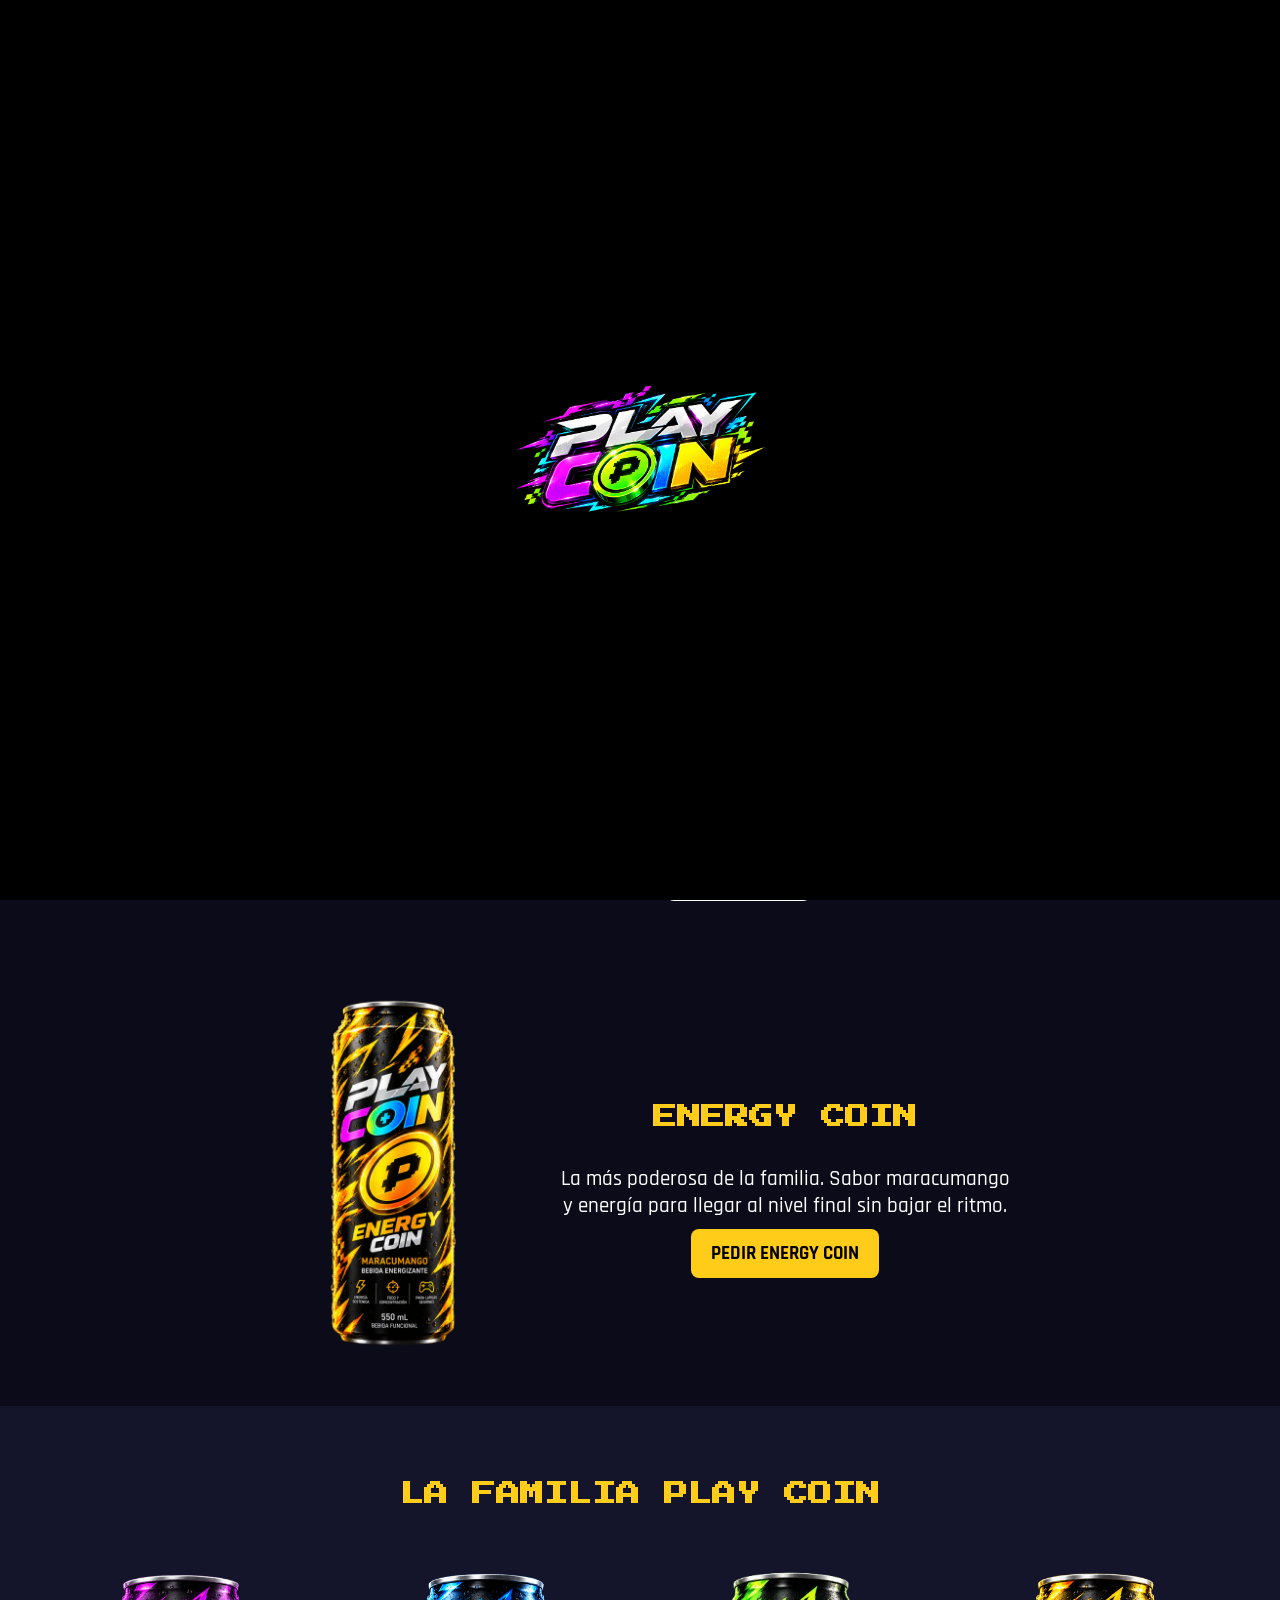
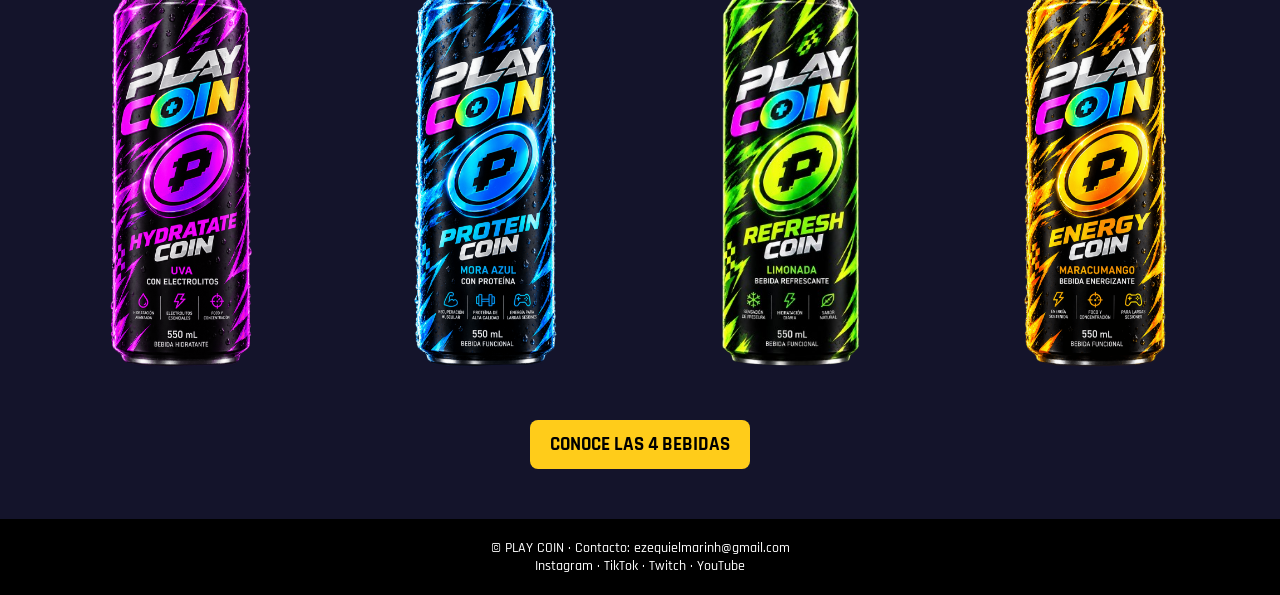
<file: index.html>
<!DOCTYPE html>
<html lang="es">
<head>
  <meta charset="UTF-8">
  <meta name="viewport" content="width=device-width, initial-scale=1">
  <title>PLAY COIN — Inicio</title>
  <link href="https://fonts.googleapis.com/css2?family=Press+Start+2P&family=Rajdhani:wght@500;700&display=swap" rel="stylesheet">
  <link rel="stylesheet" href="css/styles.css">
</head>
<body>

  <div id="intro" class="intro">
    <img src="documentos/img/logo-playcoin.png" alt="PLAY COIN">
  </div>

  <nav class="menu">
    <a href="index.html"><img class="logo" src="documentos/img/logo-playcoin.png" alt="PLAY COIN"></a>
    <ul class="lista">
      <li><a href="index.html" class="activo">Inicio</a></li>
      <li><a href="producto.html">Producto</a></li>
      <li><a href="porque.html">¿Por qué elegirlo?</a></li>
      <li><a href="nosotros.html">Nuestra empresa</a></li>
      <li><a href="experiencia.html">Experiencia</a></li>
      <li><a href="comprar.html">Comprar</a></li>
    </ul>
    <a href="playcoins.html" class="saldo-menu" title="Tus PlayCoins">
      <img src="documentos/img/coin.png" alt="PlayCoin">
      <span class="saldo-numero">0</span>
    </a>
  </nav>

  <header class="banner">
    <video autoplay muted loop playsinline poster="documentos/img/banner.png">
      <source src="documentos/video/bannervideo.mp4" type="video/mp4">
    </video>
  </header>

  <section class="frase">
    <h1>TU JUEGO. TU BEBIDA. <span class="dorado">TUS COINS.</span></h1>
    <p>La bebida para gamers que te da energía y te premia en cada lata.</p>
    <a class="boton" href="comprar.html">COMPRAR AHORA</a>
    <a class="boton boton2" href="producto.html">VER BEBIDAS</a>
  </section>

  <section class="protagonista">
    <img src="documentos/img/lata-energy.png" alt="Lata ENERGY COIN">
    <div>
      <h2>ENERGY COIN</h2>
      <p>La más poderosa de la familia. Sabor maracumango y energía para llegar al nivel final sin bajar el ritmo.</p>
      <a class="boton" href="comprar.html?producto=energy">PEDIR ENERGY COIN</a>
    </div>
  </section>

  <section class="fondo2">
    <h2>LA FAMILIA PLAY COIN</h2>
    <div class="grid4">
      <img class="foto" src="documentos/img/lata-hydratate.png" alt="Lata HYDRATATE COIN">
      <img class="foto" src="documentos/img/lata-protein.png" alt="Lata PROTEIN COIN">
      <img class="foto" src="documentos/img/lata-refresh.png" alt="Lata REFRESH COIN">
      <img class="foto" src="documentos/img/lata-energy.png" alt="Lata ENERGY COIN">
    </div>
    <a class="boton" href="producto.html">CONOCE LAS 4 BEBIDAS</a>
  </section>

  <footer>
    <p>© PLAY COIN · Contacto: ezequielmarinh@gmail.com</p>
    <p>Instagram · TikTok · Twitch · YouTube</p>
  </footer>

  <script src="js/main.js"></script>
</body>
</html>
</file>
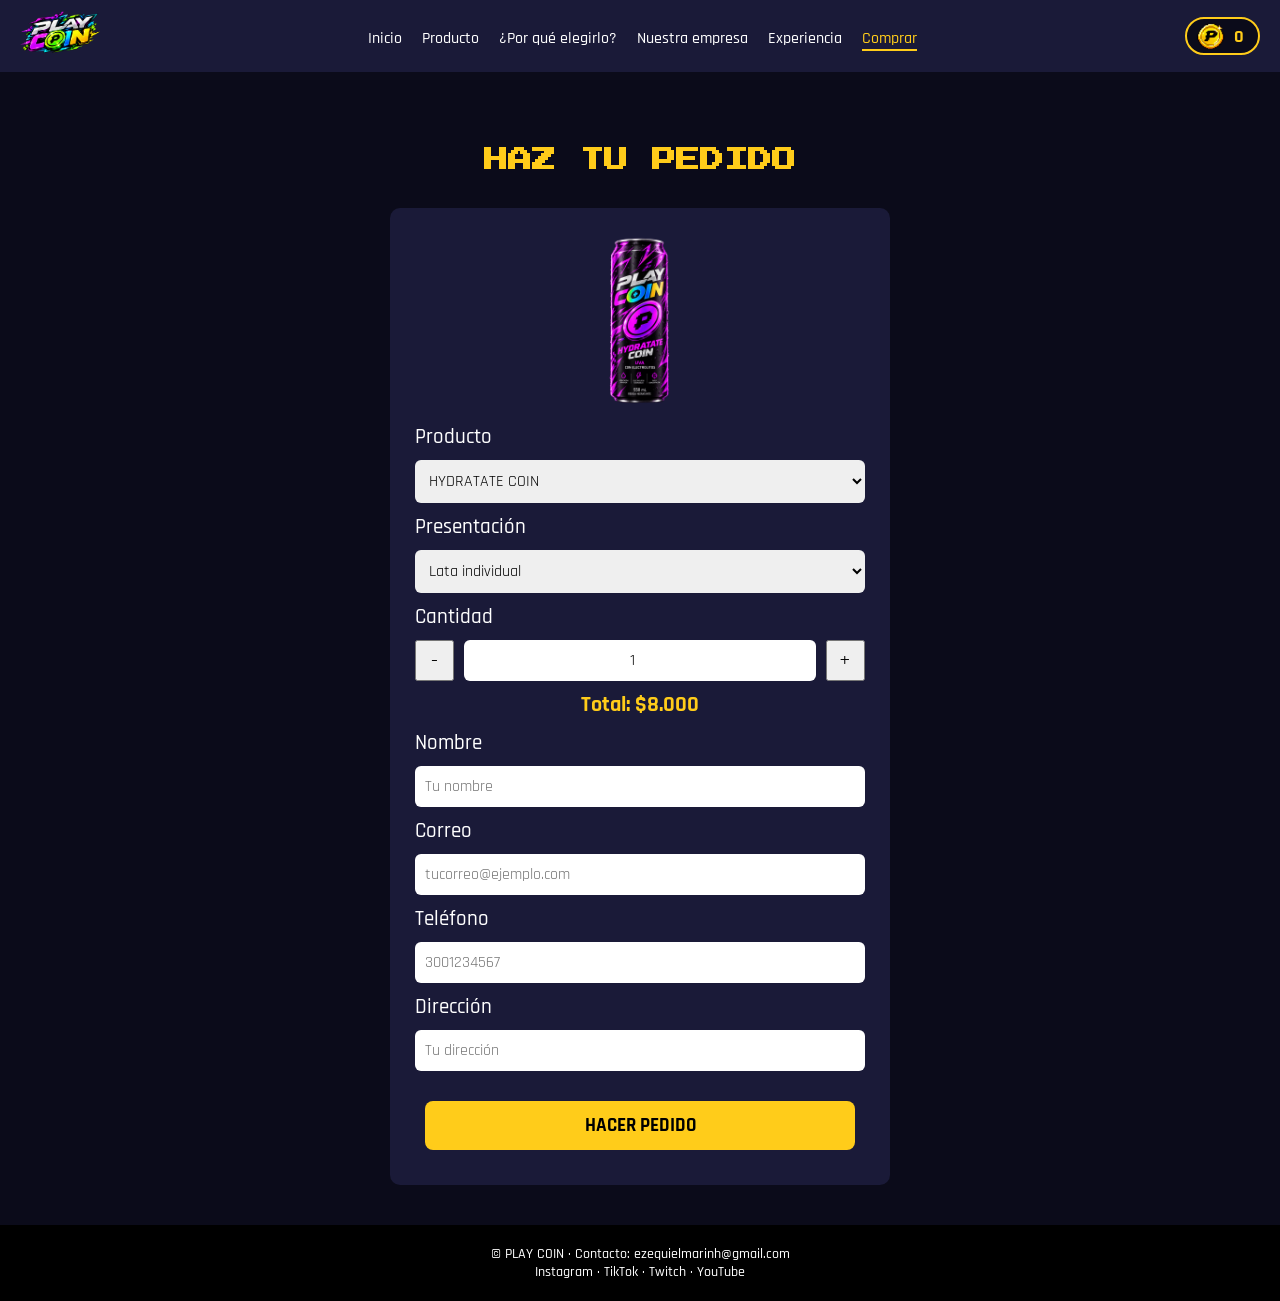
<file: comprar.html>
<!DOCTYPE html>
<html lang="es">
<head>
  <meta charset="UTF-8">
  <meta name="viewport" content="width=device-width, initial-scale=1">
  <title>PLAY COIN — Comprar</title>
  <link href="https://fonts.googleapis.com/css2?family=Press+Start+2P&family=Rajdhani:wght@500;700&display=swap" rel="stylesheet">
  <link rel="stylesheet" href="css/styles.css">
</head>
<body>

  <nav class="menu">
    <a href="index.html"><img class="logo" src="documentos/img/logo-playcoin.png" alt="PLAY COIN"></a>
    <ul class="lista">
      <li><a href="index.html">Inicio</a></li>
      <li><a href="producto.html">Producto</a></li>
      <li><a href="porque.html">¿Por qué elegirlo?</a></li>
      <li><a href="nosotros.html">Nuestra empresa</a></li>
      <li><a href="experiencia.html">Experiencia</a></li>
      <li><a href="comprar.html" class="activo">Comprar</a></li>
    </ul>
    <a href="playcoins.html" class="saldo-menu" title="Tus PlayCoins">
      <img src="documentos/img/coin.png" alt="PlayCoin">
      <span class="saldo-numero">0</span>
    </a>
  </nav>

  <section>
    <h2>HAZ TU PEDIDO</h2>
    <form id="formulario" class="formulario">

      <img id="foto-pedido" class="foto-pedido" src="documentos/img/lata-hydratate.png" alt="Producto elegido">

      <label>Producto</label>
      <select id="producto-select">
        <option value="hydratate">HYDRATATE COIN</option>
        <option value="protein">PROTEIN COIN</option>
        <option value="refresh">REFRESH COIN</option>
        <option value="energy">ENERGY COIN</option>
      </select>

      <label>Presentación</label>
      <select id="presentacion">
        <option value="1">Lata individual</option>
        <option value="6">Pack x6 (descuento)</option>
      </select>

      <label>Cantidad</label>
      <div class="cantidad">
        <button type="button" id="menos">-</button>
        <input type="number" id="cantidad" value="1" min="1" max="99">
        <button type="button" id="mas">+</button>
      </div>

      <p class="total">Total: <span id="total">$8.000</span></p>

      <label>Nombre</label>
      <input type="text" id="nombre" placeholder="Tu nombre">

      <label>Correo</label>
      <input type="text" id="correo" placeholder="tucorreo@ejemplo.com">

      <label>Teléfono</label>
      <input type="text" id="telefono" placeholder="3001234567">

      <label>Dirección</label>
      <input type="text" id="direccion" placeholder="Tu dirección">

      <p id="errores" class="error"></p>
      <button type="submit" class="boton">HACER PEDIDO</button>
    </form>

    <div id="resumen" class="resumen"></div>
  </section>

  <footer>
    <p>© PLAY COIN · Contacto: ezequielmarinh@gmail.com</p>
    <p>Instagram · TikTok · Twitch · YouTube</p>
  </footer>

  <script src="js/main.js"></script>
</body>
</html>
</file>
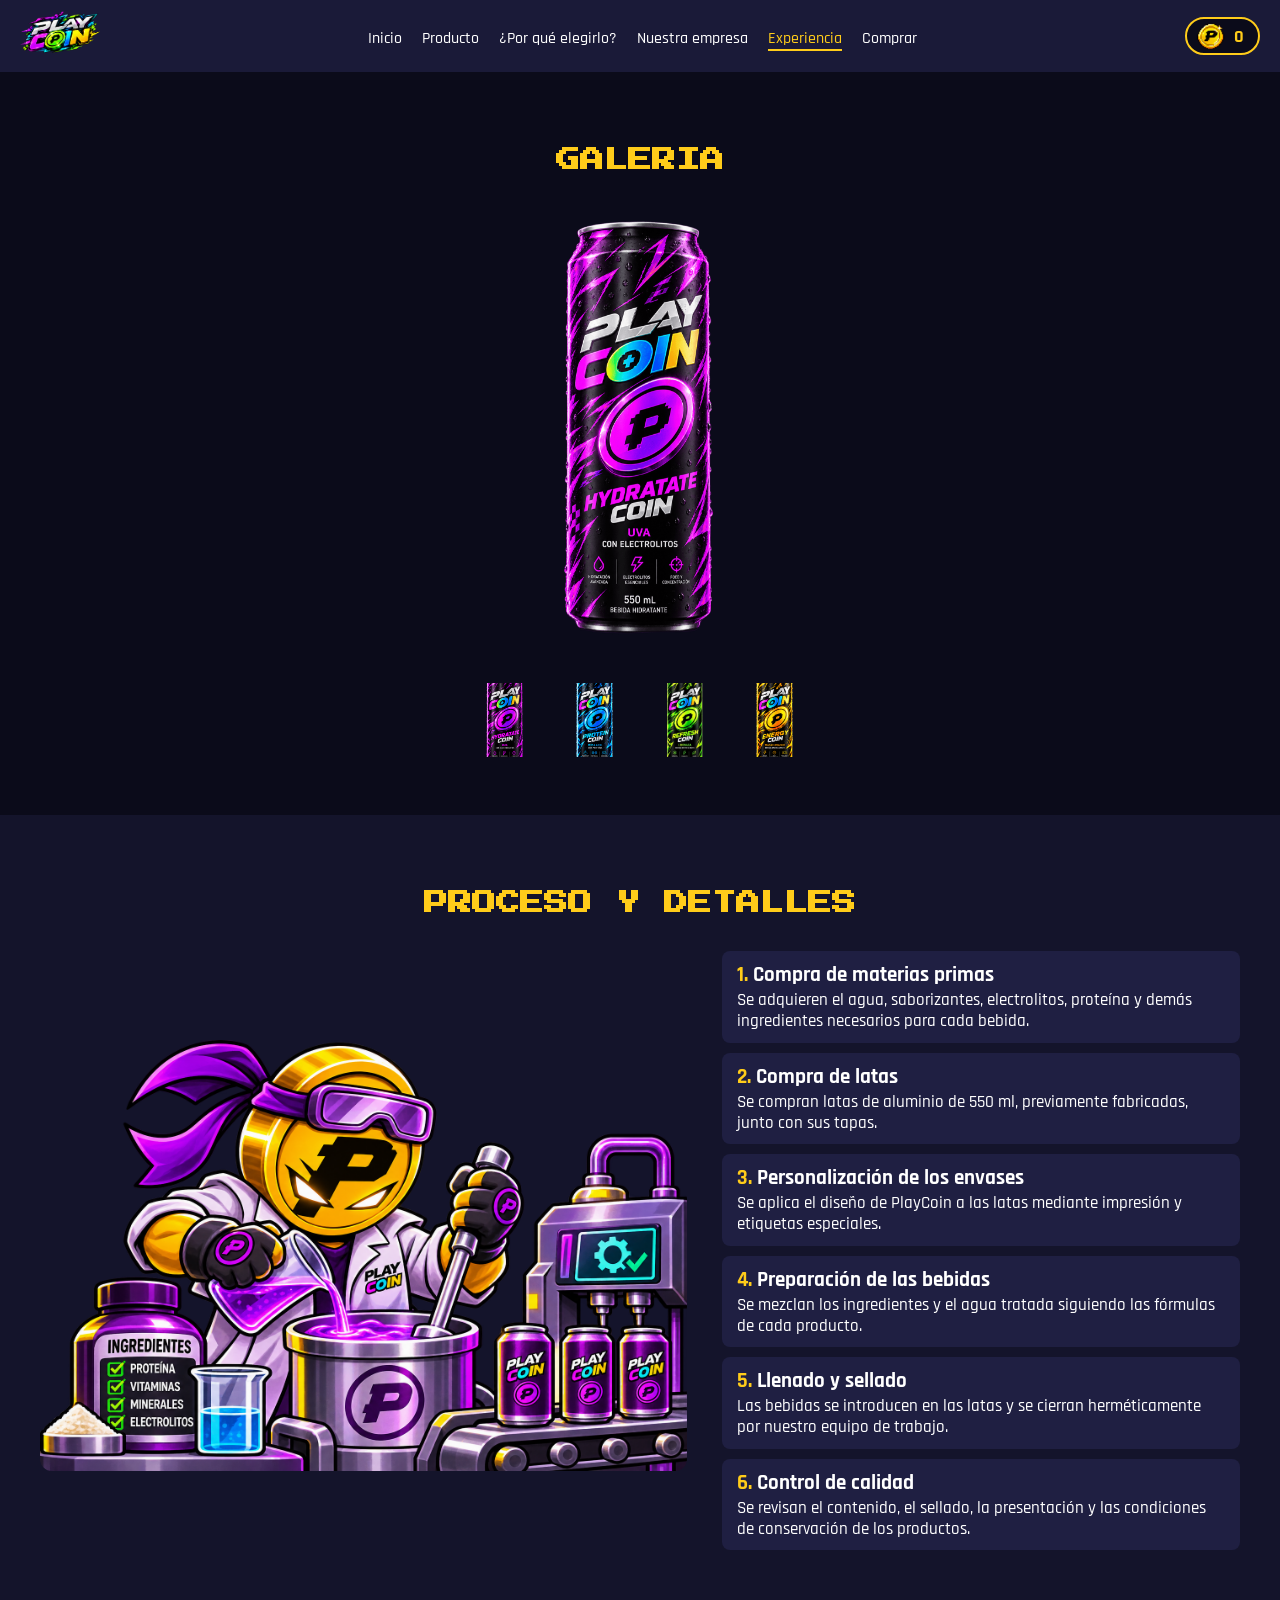
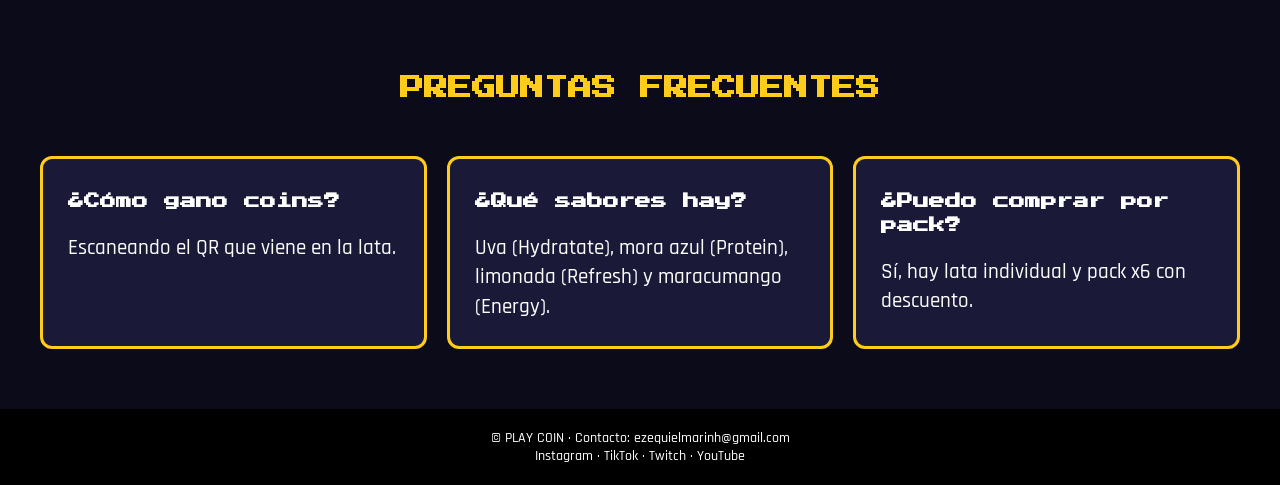
<file: experiencia.html>
<!DOCTYPE html>
<html lang="es">
<head>
  <meta charset="UTF-8">
  <meta name="viewport" content="width=device-width, initial-scale=1">
  <title>PLAY COIN — Experiencia</title>
  <link href="https://fonts.googleapis.com/css2?family=Press+Start+2P&family=Rajdhani:wght@500;700&display=swap" rel="stylesheet">
  <link rel="stylesheet" href="css/styles.css">
</head>
<body>

  <nav class="menu">
    <a href="index.html"><img class="logo" src="documentos/img/logo-playcoin.png" alt="PLAY COIN"></a>
    <ul class="lista">
      <li><a href="index.html">Inicio</a></li>
      <li><a href="producto.html">Producto</a></li>
      <li><a href="porque.html">¿Por qué elegirlo?</a></li>
      <li><a href="nosotros.html">Nuestra empresa</a></li>
      <li><a href="experiencia.html" class="activo">Experiencia</a></li>
      <li><a href="comprar.html">Comprar</a></li>
    </ul>
    <a href="playcoins.html" class="saldo-menu" title="Tus PlayCoins">
      <img src="documentos/img/coin.png" alt="PlayCoin">
      <span class="saldo-numero">0</span>
    </a>
  </nav>

  <section>
    <h2>GALERIA</h2>

    <img id="foto-grande" class="foto-grande" src="documentos/img/lata-hydratate.png" alt="Foto grande">
    <div class="minis">
      <img class="mini" src="documentos/img/lata-hydratate.png" alt="Hydratate">
      <img class="mini" src="documentos/img/lata-protein.png" alt="Protein">
      <img class="mini" src="documentos/img/lata-refresh.png" alt="Refresh">
      <img class="mini" src="documentos/img/lata-energy.png" alt="Energy">
    </div>
  </section>

  <section class="fondo2">
    <h2>PROCESO Y DETALLES</h2>

    <div class="proceso-grid">

      <img class="foto-proceso" src="documentos/img/preparacion.png" alt="Preparación de las bebidas PLAY COIN">

      <div class="proceso">
        <div class="etapa">
          <h3><span>1.</span> Compra de materias primas</h3>
          <p>Se adquieren el agua, saborizantes, electrolitos, proteína y demás ingredientes necesarios para cada bebida.</p>
        </div>
        <div class="etapa">
          <h3><span>2.</span> Compra de latas</h3>
          <p>Se compran latas de aluminio de 550 ml, previamente fabricadas, junto con sus tapas.</p>
        </div>
        <div class="etapa">
          <h3><span>3.</span> Personalización de los envases</h3>
          <p>Se aplica el diseño de PlayCoin a las latas mediante impresión y etiquetas especiales.</p>
        </div>
        <div class="etapa">
          <h3><span>4.</span> Preparación de las bebidas</h3>
          <p>Se mezclan los ingredientes y el agua tratada siguiendo las fórmulas de cada producto.</p>
        </div>
        <div class="etapa">
          <h3><span>5.</span> Llenado y sellado</h3>
          <p>Las bebidas se introducen en las latas y se cierran herméticamente por nuestro equipo de trabajo.</p>
        </div>
        <div class="etapa">
          <h3><span>6.</span> Control de calidad</h3>
          <p>Se revisan el contenido, el sellado, la presentación y las condiciones de conservación de los productos.</p>
        </div>
      </div>
    </div>
  </section>

  <section>
    <h2>PREGUNTAS FRECUENTES</h2>
    <div class="grid3">
      <div class="caja resalta">
        <h3>¿Cómo gano coins?</h3>
        <p>Escaneando el QR que viene en la lata.</p>
      </div>
      <div class="caja resalta">
        <h3>¿Qué sabores hay?</h3>
        <p>Uva (Hydratate), mora azul (Protein), limonada (Refresh) y maracumango (Energy).</p>
      </div>
      <div class="caja resalta">
        <h3>¿Puedo comprar por pack?</h3>
        <p>Sí, hay lata individual y pack x6 con descuento.</p>
      </div>
    </div>
  </section>

  <footer>
    <p>© PLAY COIN · Contacto: ezequielmarinh@gmail.com</p>
    <p>Instagram · TikTok · Twitch · YouTube</p>
  </footer>

  <script src="js/main.js"></script>
</body>
</html>
</file>
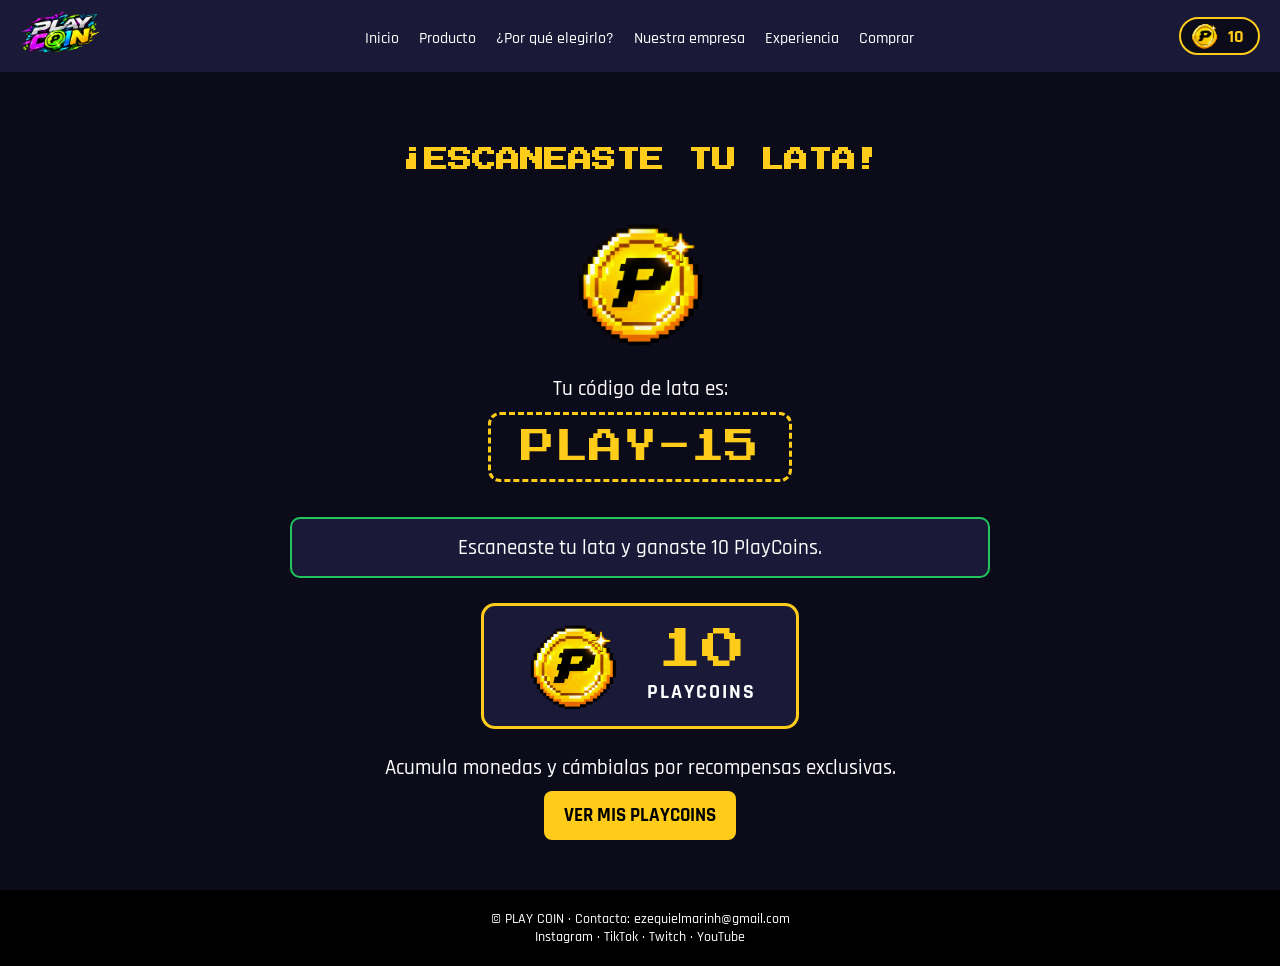
<file: lata.html>
<!DOCTYPE html>
<html lang="es">
<head>
  <meta charset="UTF-8">
  <meta name="viewport" content="width=device-width, initial-scale=1">
  <title>PLAY COIN — Tu lata</title>
  <link href="https://fonts.googleapis.com/css2?family=Press+Start+2P&family=Rajdhani:wght@500;700&display=swap" rel="stylesheet">
  <link rel="stylesheet" href="css/styles.css">
</head>
<body>

  <nav class="menu">
    <a href="index.html"><img class="logo" src="documentos/img/logo-playcoin.png" alt="PLAY COIN"></a>
    <ul class="lista">
      <li><a href="index.html">Inicio</a></li>
      <li><a href="producto.html">Producto</a></li>
      <li><a href="porque.html">¿Por qué elegirlo?</a></li>
      <li><a href="nosotros.html">Nuestra empresa</a></li>
      <li><a href="experiencia.html">Experiencia</a></li>
      <li><a href="comprar.html">Comprar</a></li>
    </ul>
    <a href="playcoins.html" class="saldo-menu" title="Tus PlayCoins">
      <img src="documentos/img/coin.png" alt="PlayCoin">
      <span class="saldo-numero">0</span>
    </a>
  </nav>

  <section>
    <h2>¡ESCANEASTE TU LATA!</h2>

    <img id="moneda-lata" class="moneda-lata" src="documentos/img/coin.png" alt="Moneda PlayCoin">

    <p>Tu código de lata es:</p>
    <p id="codigo-lata" class="codigo-lata">...</p>

    <div id="mensaje-lata" class="mensaje"></div>

    <div class="saldo-grande">
      <img src="documentos/img/coin.png" alt="Moneda PlayCoin">
      <div>
        <span class="saldo-numero">0</span>
        <p class="texto-saldo">PLAYCOINS</p>
      </div>
    </div>

    <p>Acumula monedas y cámbialas por recompensas exclusivas.</p>
    <a class="boton" href="playcoins.html">VER MIS PLAYCOINS</a>
  </section>

  <footer>
    <p>© PLAY COIN · Contacto: ezequielmarinh@gmail.com</p>
    <p>Instagram · TikTok · Twitch · YouTube</p>
  </footer>

  <script src="js/main.js"></script>
</body>
</html>
</file>
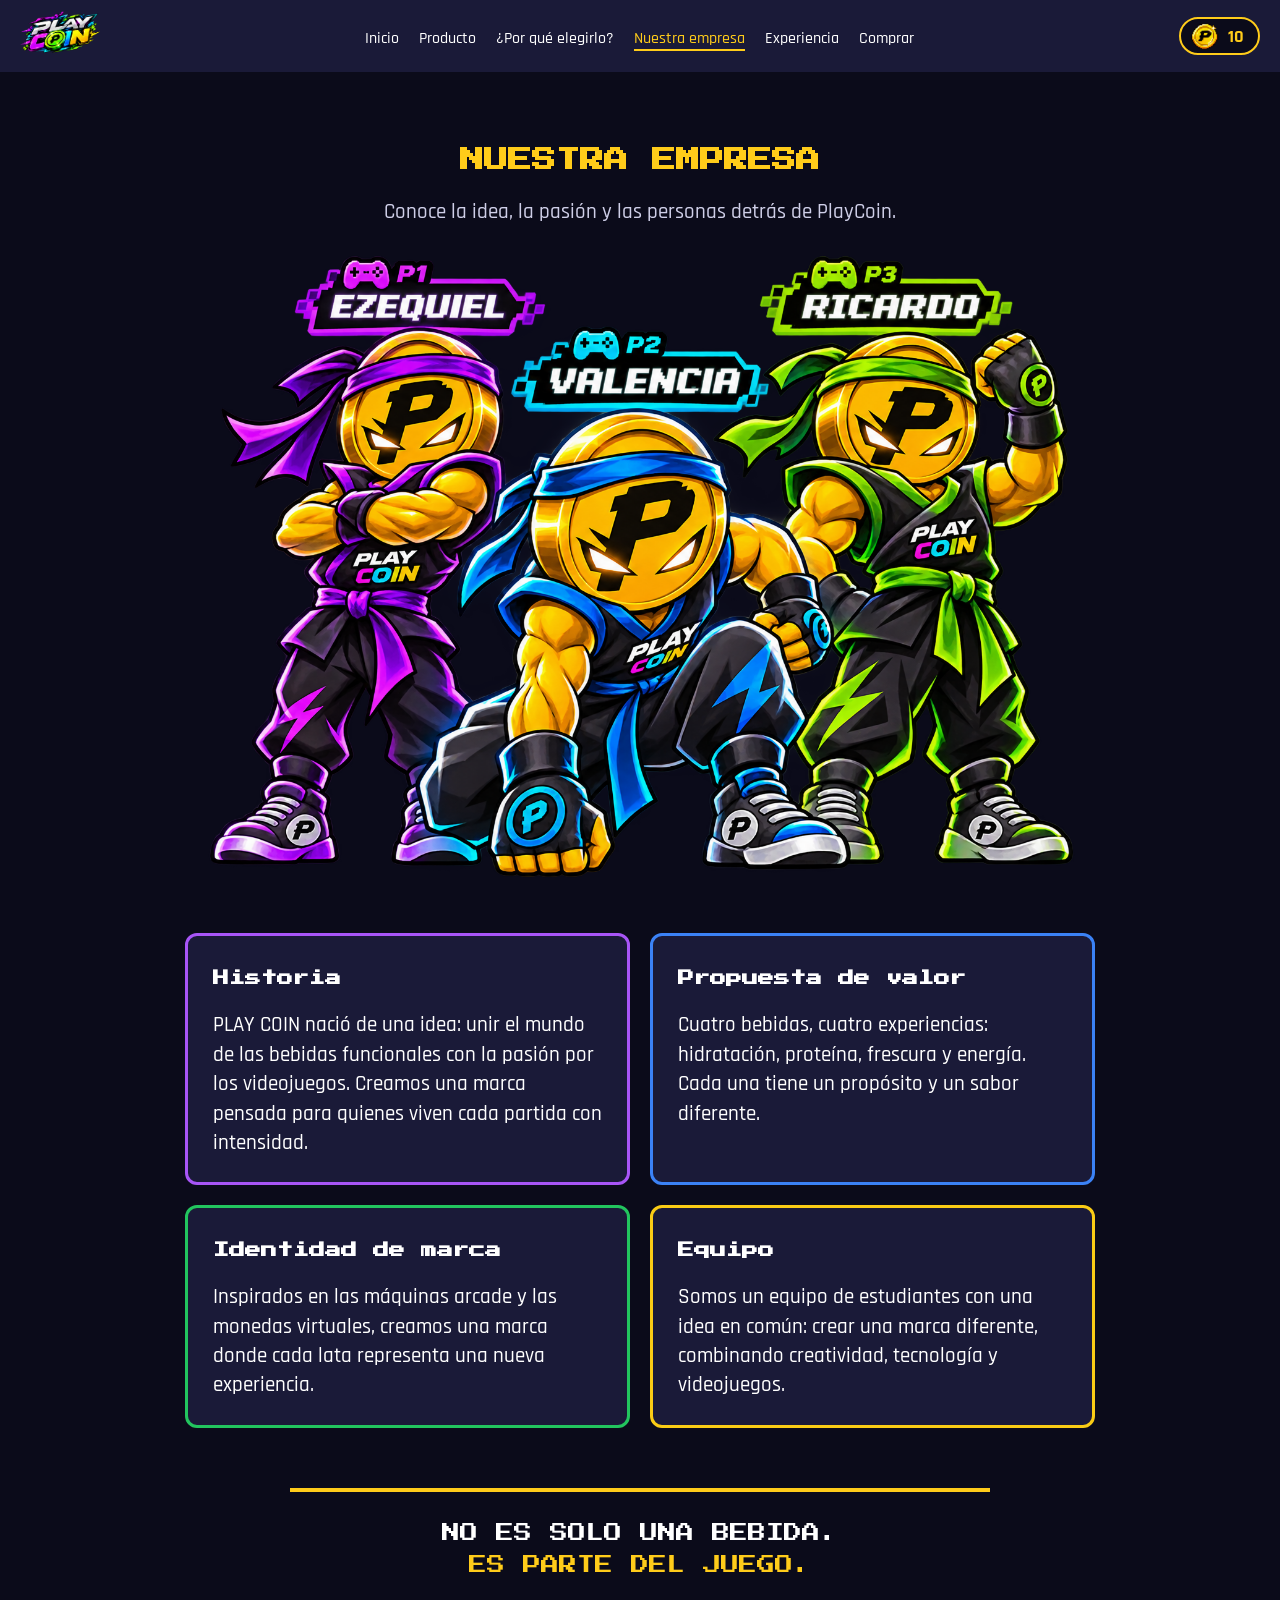
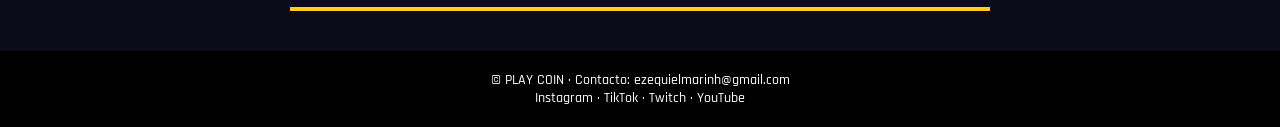
<file: nosotros.html>
<!DOCTYPE html>
<html lang="es">
<head>
  <meta charset="UTF-8">
  <meta name="viewport" content="width=device-width, initial-scale=1">
  <title>PLAY COIN — Nuestra empresa</title>
  <link href="https://fonts.googleapis.com/css2?family=Press+Start+2P&family=Rajdhani:wght@500;700&display=swap" rel="stylesheet">
  <link rel="stylesheet" href="css/styles.css">
</head>
<body>

  <nav class="menu">
    <a href="index.html"><img class="logo" src="documentos/img/logo-playcoin.png" alt="PLAY COIN"></a>
    <ul class="lista">
      <li><a href="index.html">Inicio</a></li>
      <li><a href="producto.html">Producto</a></li>
      <li><a href="porque.html">¿Por qué elegirlo?</a></li>
      <li><a href="nosotros.html" class="activo">Nuestra empresa</a></li>
      <li><a href="experiencia.html">Experiencia</a></li>
      <li><a href="comprar.html">Comprar</a></li>
    </ul>
    <a href="playcoins.html" class="saldo-menu" title="Tus PlayCoins">
      <img src="documentos/img/coin.png" alt="PlayCoin">
      <span class="saldo-numero">0</span>
    </a>
  </nav>

  <section>
    <h2>NUESTRA EMPRESA</h2>
    <p class="subtitulo">Conoce la idea, la pasión y las personas detrás de PlayCoin.</p>

    <img class="foto-equipo" src="documentos/img/equipo.png" alt="El equipo de PLAY COIN">

    <div class="grid2 empresa-grid">
      <div class="caja empresa morado">
        <h3>Historia</h3>
        <p>PLAY COIN nació de una idea: unir el mundo de las bebidas funcionales con la pasión por los videojuegos. Creamos una marca pensada para quienes viven cada partida con intensidad.</p>
      </div>
      <div class="caja empresa azul">
        <h3>Propuesta de valor</h3>
        <p>Cuatro bebidas, cuatro experiencias: hidratación, proteína, frescura y energía. Cada una tiene un propósito y un sabor diferente.</p>
      </div>
      <div class="caja empresa verde">
        <h3>Identidad de marca</h3>
        <p>Inspirados en las máquinas arcade y las monedas virtuales, creamos una marca donde cada lata representa una nueva experiencia.</p>
      </div>
      <div class="caja empresa amarillo">
        <h3>Equipo</h3>
        <p>Somos un equipo de estudiantes con una idea en común: crear una marca diferente, combinando creatividad, tecnología y videojuegos.</p>
      </div>
    </div>

    <div class="cierre">
      <p>NO ES SOLO UNA BEBIDA.</p>
      <p class="amarilla">ES PARTE DEL JUEGO.</p>
    </div>
  </section>

  <footer>
    <p>© PLAY COIN · Contacto: ezequielmarinh@gmail.com</p>
    <p>Instagram · TikTok · Twitch · YouTube</p>
  </footer>

  <script src="js/main.js"></script>
</body>
</html>
</file>
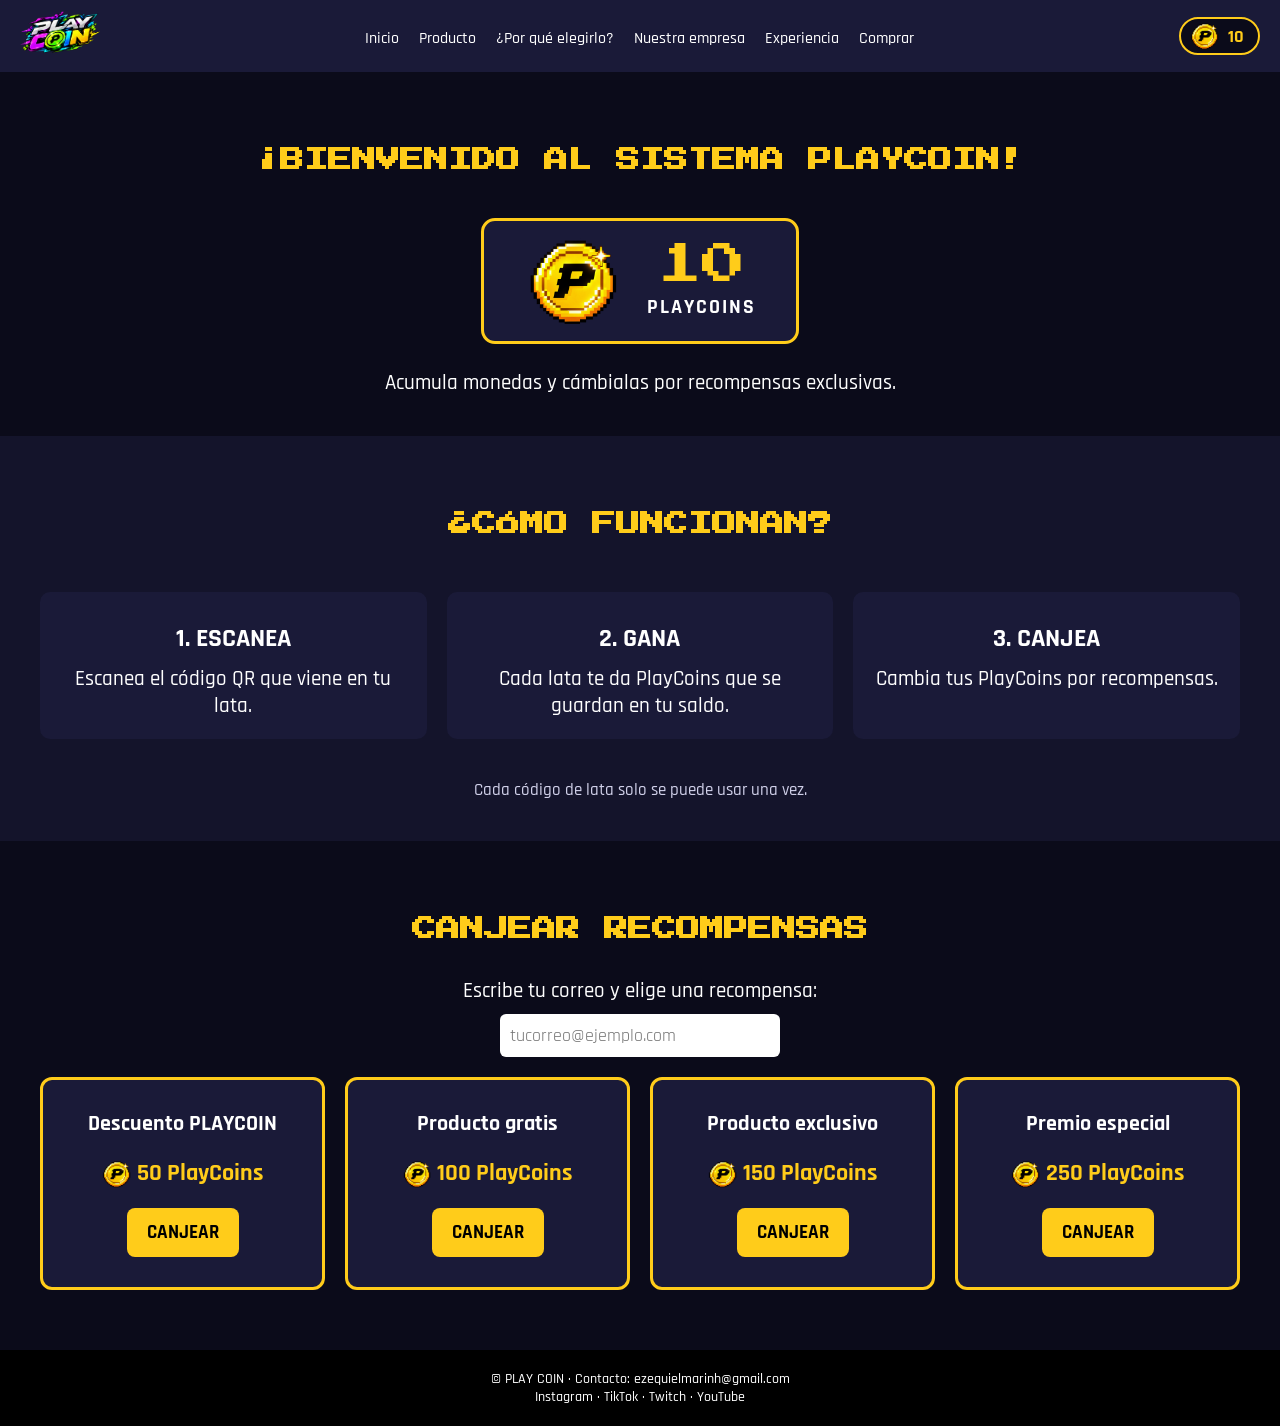
<file: playcoins.html>
<!DOCTYPE html>
<html lang="es">
<head>
  <meta charset="UTF-8">
  <meta name="viewport" content="width=device-width, initial-scale=1">
  <title>PLAY COIN — PlayCoins</title>
  <link href="https://fonts.googleapis.com/css2?family=Press+Start+2P&family=Rajdhani:wght@500;700&display=swap" rel="stylesheet">
  <link rel="stylesheet" href="css/styles.css">
</head>
<body>

  <nav class="menu">
    <a href="index.html"><img class="logo" src="documentos/img/logo-playcoin.png" alt="PLAY COIN"></a>
    <ul class="lista">
      <li><a href="index.html">Inicio</a></li>
      <li><a href="producto.html">Producto</a></li>
      <li><a href="porque.html">¿Por qué elegirlo?</a></li>
      <li><a href="nosotros.html">Nuestra empresa</a></li>
      <li><a href="experiencia.html">Experiencia</a></li>
      <li><a href="comprar.html">Comprar</a></li>
    </ul>
    <a href="playcoins.html" class="saldo-menu" title="Tus PlayCoins">
      <img src="documentos/img/coin.png" alt="PlayCoin">
      <span class="saldo-numero">0</span>
    </a>
  </nav>

  <section>
    <h2>¡BIENVENIDO AL SISTEMA PLAYCOIN!</h2>

    <div class="saldo-grande">
      <img src="documentos/img/coin.png" alt="Moneda PlayCoin">
      <div>
        <span class="saldo-numero">0</span>
        <p class="texto-saldo">PLAYCOINS</p>
      </div>
    </div>

    <p>Acumula monedas y cámbialas por recompensas exclusivas.</p>
  </section>

  <section class="fondo2">
    <h2>¿CÓMO FUNCIONAN?</h2>
    <div class="grid3">
      <div class="paso"><h3>1. ESCANEA</h3><p>Escanea el código QR que viene en tu lata.</p></div>
      <div class="paso"><h3>2. GANA</h3><p>Cada lata te da PlayCoins que se guardan en tu saldo.</p></div>
      <div class="paso"><h3>3. CANJEA</h3><p>Cambia tus PlayCoins por recompensas.</p></div>
    </div>
    <p class="nota">Cada código de lata solo se puede usar una vez.</p>
  </section>

  <section>
    <h2>CANJEAR RECOMPENSAS</h2>

    <p>Escribe tu correo y elige una recompensa:</p>
    <div class="fila-codigo">
      <input type="text" id="correo-canje" class="campo" placeholder="tucorreo@ejemplo.com">
    </div>

    <div id="mensaje-canje" class="mensaje"></div>

    <div class="grid4">
      <div class="recompensa">
        <h3>Descuento PLAYCOIN</h3>
        <p class="costo"><img class="moneda-chica" src="documentos/img/coin.png" alt="PlayCoin"> 50 PlayCoins</p>
        <button type="button" class="boton boton-canjear" data-nombre="Descuento PLAYCOIN" data-costo="50">CANJEAR</button>
      </div>
      <div class="recompensa">
        <h3>Producto gratis</h3>
        <p class="costo"><img class="moneda-chica" src="documentos/img/coin.png" alt="PlayCoin"> 100 PlayCoins</p>
        <button type="button" class="boton boton-canjear" data-nombre="Producto gratis" data-costo="100">CANJEAR</button>
      </div>
      <div class="recompensa">
        <h3>Producto exclusivo</h3>
        <p class="costo"><img class="moneda-chica" src="documentos/img/coin.png" alt="PlayCoin"> 150 PlayCoins</p>
        <button type="button" class="boton boton-canjear" data-nombre="Producto exclusivo" data-costo="150">CANJEAR</button>
      </div>
      <div class="recompensa">
        <h3>Premio especial</h3>
        <p class="costo"><img class="moneda-chica" src="documentos/img/coin.png" alt="PlayCoin"> 250 PlayCoins</p>
        <button type="button" class="boton boton-canjear" data-nombre="Premio especial" data-costo="250">CANJEAR</button>
      </div>
    </div>
  </section>

  <footer>
    <p>© PLAY COIN · Contacto: ezequielmarinh@gmail.com</p>
    <p>Instagram · TikTok · Twitch · YouTube</p>
  </footer>

  <script src="js/main.js"></script>
</body>
</html>
</file>
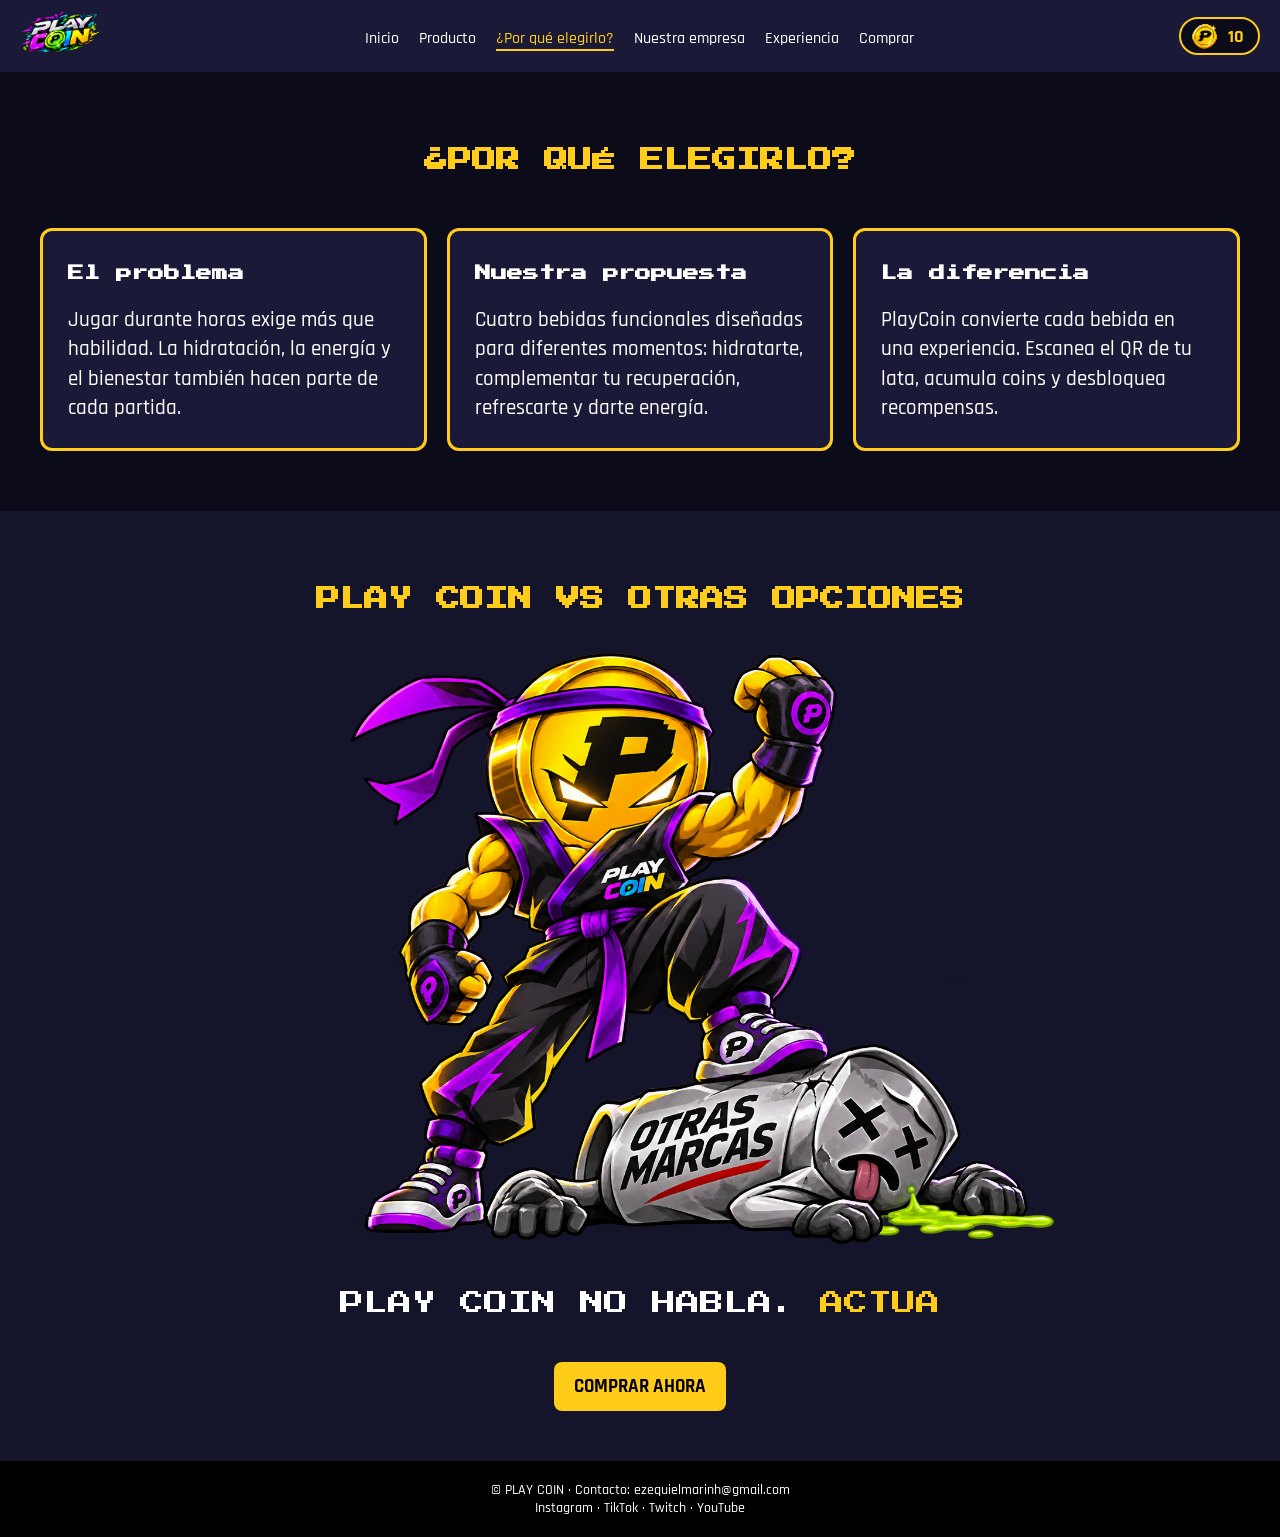
<file: porque.html>
<!DOCTYPE html>
<html lang="es">
<head>
  <meta charset="UTF-8">
  <meta name="viewport" content="width=device-width, initial-scale=1">
  <title>PLAY COIN — ¿Por qué elegirlo?</title>
  <link href="https://fonts.googleapis.com/css2?family=Press+Start+2P&family=Rajdhani:wght@500;700&display=swap" rel="stylesheet">
  <link rel="stylesheet" href="css/styles.css">
</head>
<body>

  <nav class="menu">
    <a href="index.html"><img class="logo" src="documentos/img/logo-playcoin.png" alt="PLAY COIN"></a>
    <ul class="lista">
      <li><a href="index.html">Inicio</a></li>
      <li><a href="producto.html">Producto</a></li>
      <li><a href="porque.html" class="activo">¿Por qué elegirlo?</a></li>
      <li><a href="nosotros.html">Nuestra empresa</a></li>
      <li><a href="experiencia.html">Experiencia</a></li>
      <li><a href="comprar.html">Comprar</a></li>
    </ul>
    <a href="playcoins.html" class="saldo-menu" title="Tus PlayCoins">
      <img src="documentos/img/coin.png" alt="PlayCoin">
      <span class="saldo-numero">0</span>
    </a>
  </nav>

  <section>
    <h2>¿POR QUÉ ELEGIRLO?</h2>

    <div class="grid3">

      <div class="caja resalta">
        <h3>El problema</h3>
        <p>Jugar durante horas exige más que habilidad. La hidratación, la energía y el bienestar también hacen parte de cada partida.</p>
      </div>
      <div class="caja resalta">
        <h3>Nuestra propuesta</h3>
        <p>Cuatro bebidas funcionales diseñadas para diferentes momentos: hidratarte, complementar tu recuperación, refrescarte y darte energía.</p>
      </div>
      <div class="caja resalta">
        <h3>La diferencia</h3>
        <p>PlayCoin convierte cada bebida en una experiencia. Escanea el QR de tu lata, acumula coins y desbloquea recompensas.</p>
      </div>
    </div>
  </section>

  <section class="fondo2">
    <h2>PLAY COIN VS OTRAS OPCIONES</h2>
    <img class="competencia" src="documentos/img/competencia.png" alt="PLAY COIN frente a la competencia">
    <p class="frase-final">PLAY COIN NO HABLA. <span class="actua">ACTUA</span></p>
    <a class="boton" href="comprar.html">COMPRAR AHORA</a>
  </section>

  <footer>
    <p>© PLAY COIN · Contacto: ezequielmarinh@gmail.com</p>
    <p>Instagram · TikTok · Twitch · YouTube</p>
  </footer>

  <script src="js/main.js"></script>
</body>
</html>
</file>
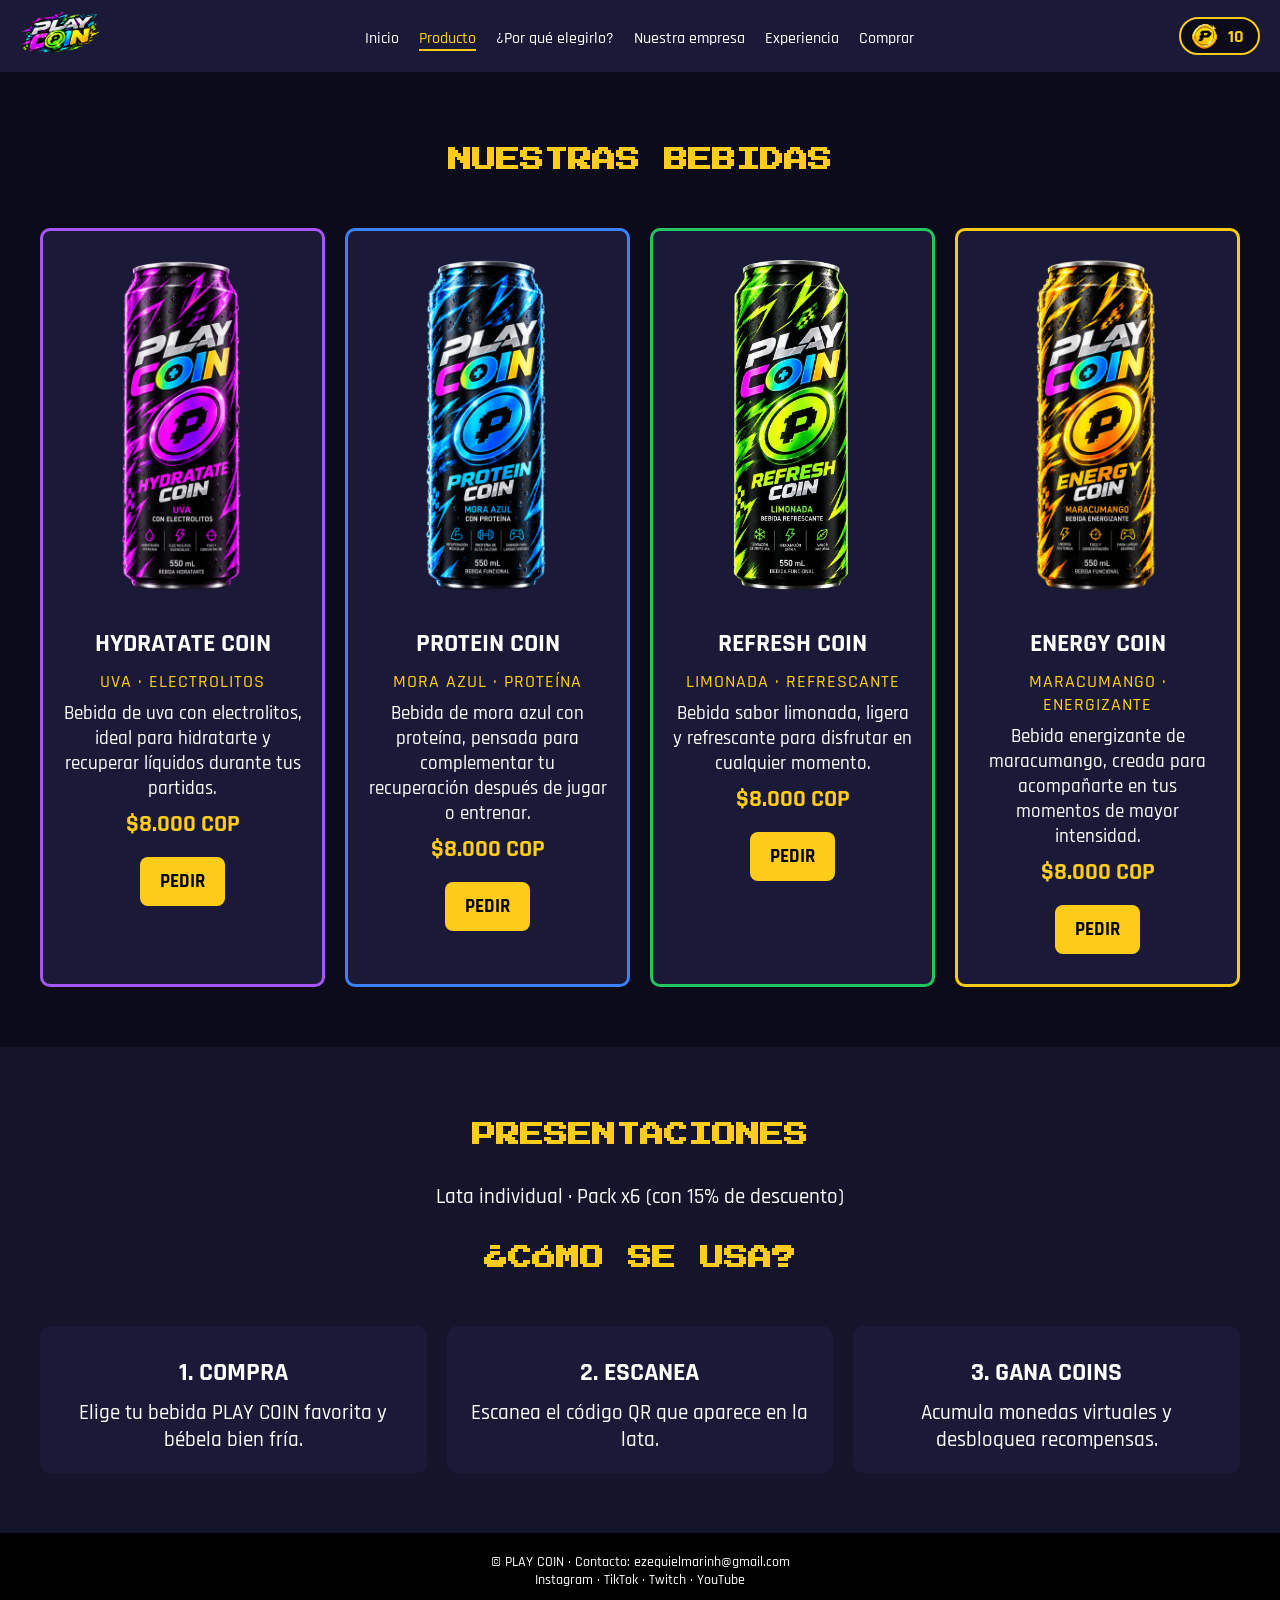
<file: producto.html>
<!DOCTYPE html>
<html lang="es">
<head>
  <meta charset="UTF-8">
  <meta name="viewport" content="width=device-width, initial-scale=1">
  <title>PLAY COIN — Producto</title>
  <link href="https://fonts.googleapis.com/css2?family=Press+Start+2P&family=Rajdhani:wght@500;700&display=swap" rel="stylesheet">
  <link rel="stylesheet" href="css/styles.css">
</head>
<body>

  <nav class="menu">
    <a href="index.html"><img class="logo" src="documentos/img/logo-playcoin.png" alt="PLAY COIN"></a>
    <ul class="lista">
      <li><a href="index.html">Inicio</a></li>
      <li><a href="producto.html" class="activo">Producto</a></li>
      <li><a href="porque.html">¿Por qué elegirlo?</a></li>
      <li><a href="nosotros.html">Nuestra empresa</a></li>
      <li><a href="experiencia.html">Experiencia</a></li>
      <li><a href="comprar.html">Comprar</a></li>
    </ul>
    <a href="playcoins.html" class="saldo-menu" title="Tus PlayCoins">
      <img src="documentos/img/coin.png" alt="PlayCoin">
      <span class="saldo-numero">0</span>
    </a>
  </nav>

  <section>
    <h2>NUESTRAS BEBIDAS</h2>
    <div class="grid4">

      <div class="tarjeta morado">
        <img src="documentos/img/lata-hydratate.png" alt="Lata HYDRATATE COIN">
        <h3>HYDRATATE COIN</h3>
        <p class="sabor">UVA · ELECTROLITOS</p>
        <p>Bebida de uva con electrolitos, ideal para hidratarte y recuperar líquidos durante tus partidas.</p>
        <p class="precio">$8.000 COP</p>
        <a class="boton" href="comprar.html?producto=hydratate">PEDIR</a>
      </div>

      <div class="tarjeta azul">
        <img src="documentos/img/lata-protein.png" alt="Lata PROTEIN COIN">
        <h3>PROTEIN COIN</h3>
        <p class="sabor">MORA AZUL · PROTEÍNA</p>
        <p>Bebida de mora azul con proteína, pensada para complementar tu recuperación después de jugar o entrenar.</p>
        <p class="precio">$8.000 COP</p>
        <a class="boton" href="comprar.html?producto=protein">PEDIR</a>
      </div>

      <div class="tarjeta verde">
        <img src="documentos/img/lata-refresh.png" alt="Lata REFRESH COIN">
        <h3>REFRESH COIN</h3>
        <p class="sabor">LIMONADA · REFRESCANTE</p>
        <p>Bebida sabor limonada, ligera y refrescante para disfrutar en cualquier momento.</p>
        <p class="precio">$8.000 COP</p>
        <a class="boton" href="comprar.html?producto=refresh">PEDIR</a>
      </div>

      <div class="tarjeta amarillo">
        <img src="documentos/img/lata-energy.png" alt="Lata ENERGY COIN">
        <h3>ENERGY COIN</h3>
        <p class="sabor">MARACUMANGO · ENERGIZANTE</p>
        <p>Bebida energizante de maracumango, creada para acompañarte en tus momentos de mayor intensidad.</p>
        <p class="precio">$8.000 COP</p>
        <a class="boton" href="comprar.html?producto=energy">PEDIR</a>
      </div>

    </div>
  </section>

  <section class="fondo2">
    <h2>PRESENTACIONES</h2>
    <p>Lata individual · Pack x6 (con 15% de descuento)</p>

    <h2>¿CÓMO SE USA?</h2>
    <div class="grid3">
      <div class="paso"><h3>1. COMPRA</h3><p>Elige tu bebida PLAY COIN favorita y bébela bien fría.</p></div>
      <div class="paso"><h3>2. ESCANEA</h3><p>Escanea el código QR que aparece en la lata.</p></div>
      <div class="paso"><h3>3. GANA COINS</h3><p>Acumula monedas virtuales y desbloquea recompensas.</p></div>
    </div>
  </section>

  <footer>
    <p>© PLAY COIN · Contacto: ezequielmarinh@gmail.com</p>
    <p>Instagram · TikTok · Twitch · YouTube</p>
  </footer>

  <script src="js/main.js"></script>
</body>
</html>
</file>
<file: css/styles.css>
*{
    margin: 0;
    padding: 0;
    box-sizing: border-box;
}

html{
    scroll-behavior: smooth;
}

body{
    font-family: 'Rajdhani', sans-serif;
    font-weight: 500;
    background-color: #0b0b1a;
    color: white;
    text-align: center;
    font-size: 21px;
}

button, input, select{
    font-family: inherit;
}

h1, h2{
    font-family: 'Press Start 2P', monospace;
    line-height: 1.5;
}

h2{
    color: #ffcc1a;
    font-size: 24px;
    padding: 30px 20px;
}

h3{
    font-size: 26px;
    font-weight: 700;
    padding: 10px;
}

section{
    padding: 40px 20px;
}

.fondo2{
    background-color: #14142b;
}

.dorado{
    color: #ffcc1a;
}

.intro{
    position: fixed;
    top: 0;
    left: 0;
    width: 100%;
    height: 100%;
    background-color: black;
    display: flex;
    justify-content: center;
    align-items: center;
    z-index: 100;
    transition: opacity 0.6s;
}

.intro img{
    width: 250px;
    animation: entrada 2s;
}

.intro.fuera{
    opacity: 0;
}

@keyframes entrada{
    0%{ opacity: 0; transform: scale(0.4); }
    50%{ opacity: 1; transform: scale(1.1); }
    100%{ transform: scale(1); }
}

.menu{
    position: sticky;
    top: 0;
    z-index: 50;
    display: flex;
    justify-content: space-between;
    align-items: center;
    flex-wrap: wrap;
    padding: 10px 20px;
    background-color: #1a1a38;
}

.logo{
    height: 45px;
}

.lista{
    list-style: none;
    display: flex;
    flex-wrap: wrap;
    gap: 20px;
}

.lista a{
    text-decoration: none;
    color: white;
    font-size: 16px;
}

.lista a:hover{
    color: #ffcc1a;
}

.lista a.activo{
    color: #ffcc1a;
    border-bottom: 2px solid #ffcc1a;
}

.foto{
    width: 100%;
    border-radius: 10px;
}

.boton{
    display: inline-block;
    background-color: #ffcc1a;
    color: black;
    padding: 12px 20px;
    margin: 10px;
    border: none;
    border-radius: 8px;
    font-size: 19px;
    font-weight: bold;
    text-decoration: none;
    cursor: pointer;
}

.boton:hover{
    background-color: #ffe066;
}

.boton2:hover{
    background-color: #ffcc1a;
    color: black;
    border-color: #ffcc1a;
}

.boton2{
    background-color: transparent;
    color: white;
    border: 2px solid white;
}

.banner{
    height: 70vh;
    min-height: 320px;
    overflow: hidden;
    background: url(../documentos/img/banner.png) no-repeat center/cover;
}

.banner video{
    display: block;
    width: 100%;
    max-width: none;
    height: 100%;
    border-radius: 0;
    object-fit: cover;
}

.frase h1{
    font-size: 26px;
    margin-bottom: 20px;
}

.frase p{
    margin-bottom: 10px;
}

.protagonista{
    display: flex;
    justify-content: center;
    align-items: center;
    gap: 40px;
    flex-wrap: wrap;
}

.protagonista img{
    width: 250px;
}

.protagonista div{
    max-width: 450px;
}

.grid4{
    display: grid;
    grid-template-columns: repeat(4, 1fr);
    gap: 20px;
    padding: 20px;
}

.grid3{
    display: grid;
    grid-template-columns: repeat(3, 1fr);
    gap: 20px;
    padding: 20px;
}

.grid2{
    display: grid;
    grid-template-columns: repeat(2, 1fr);
    gap: 20px;
    padding: 20px;
}

.tarjeta{
    background-color: #1a1a38;
    padding: 20px;
    border-radius: 10px;
    border: 3px solid white;
}

.tarjeta img{
    width: 100%;
    border-radius: 10px;
}

.tarjeta ul{
    list-style: none;
    text-align: left;
    margin: 10px 0;
    font-size: 15px;
}

.tarjeta p{
    font-size: 19px;
    margin-bottom: 8px;
}

.tarjeta .sabor{
    color: #ffcc1a;
    font-size: 18px;
    letter-spacing: 1px;
}

.tarjeta:hover{
    transform: translateY(-8px);
}

.morado{ border-color: #a855f7; }
.azul{ border-color: #3b82f6; }
.verde{ border-color: #22c55e; }
.amarillo{ border-color: #facc15; }

.tarjeta .precio{
    color: #ffcc1a;
    font-weight: 700;
    font-size: 24px;
}

.paso, .caja{
    background-color: #1a1a38;
    padding: 20px;
    border-radius: 10px;
}

.caja:hover, .paso:hover{
    background-color: #2a2a55;
}

table{
    margin: 20px auto;
    border-collapse: collapse;
    max-width: 900px;
    width: 100%;
}

th, td{
    border: 1px solid #555;
    padding: 10px;
    font-size: 16px;
}

th{
    background-color: #1a1a38;
    color: #ffcc1a;
}

.foto-grande{
    width: 300px;
    max-width: 100%;
    border-radius: 10px;
}

.minis{
    display: flex;
    justify-content: center;
    gap: 10px;
    margin: 15px 0;
}

.mini{
    width: 80px;
    height: 80px;
    object-fit: cover;
    border: 3px solid transparent;
    border-radius: 8px;
    cursor: pointer;
}

.mini:hover{
    border-color: #ffcc1a;
}

video{
    width: 100%;
    max-width: 500px;
    border-radius: 10px;
    background-color: black;
}

details{
    background-color: #1a1a38;
    max-width: 700px;
    margin: 10px auto;
    padding: 15px;
    border-radius: 8px;
    text-align: left;
}

summary{
    cursor: pointer;
    font-weight: bold;
}

.formulario{
    display: flex;
    flex-direction: column;
    gap: 10px;
    max-width: 500px;
    margin: 0 auto;
    background-color: #1a1a38;
    padding: 25px;
    border-radius: 10px;
    text-align: left;
}

.formulario input, .formulario select{
    padding: 10px;
    font-size: 16px;
    border-radius: 6px;
    border: none;
    width: 100%;
}

.foto-pedido{
    width: 120px;
    margin: 0 auto;
}

.cantidad{
    display: flex;
    gap: 10px;
}

.cantidad button{
    width: 50px;
    font-size: 22px;
    cursor: pointer;
}

.cantidad input{
    text-align: center;
}

.total{
    color: #ffcc1a;
    font-size: 22px;
    font-weight: bold;
    text-align: center;
}

.error{
    color: #ff6b6b;
    font-size: 15px;
}

.resumen{
    max-width: 500px;
    margin: 20px auto 0;
    background-color: #1f5f3a;
    padding: 20px;
    border-radius: 10px;
    display: none;
}

footer{
    background-color: #000;
    padding: 20px;
    font-size: 14px;
}

.caja.resalta{
    transition: transform 0.2s, background-color 0.2s, color 0.2s;
}

.caja.resalta:hover{
    background-color: #ffcc1a;
    color: black;
    transform: translateY(-6px);
}

.competencia{
    width: 100%;
    max-width: 900px;
    border-radius: 10px;
}

.frase-final{
    font-family: 'Press Start 2P', monospace;
    color: white;
    font-size: 24px;
    line-height: 1.6;
    margin: 30px 0;
}

.actua{
    color: #ffcc1a;
}

.caja.resalta{
    text-align: left;
    padding: 30px 25px 25px 25px;
    border: 3px solid #ffcc1a;
    border-radius: 12px;
}

.caja.resalta h3{
    font-family: 'Press Start 2P', monospace;
    font-size: 16px;
    line-height: 1.5;
    padding: 0 0 10px 0;
    margin-bottom: 10px;
    display: block;
}

.caja.resalta p{
    line-height: 1.4;
}

.subtitulo{
    margin: -10px 0 25px 0;
    color: #cfcfe8;
}

.empresa-grid{
    max-width: 950px;
    margin: 0 auto;
}

.empresa{
    position: relative;
    text-align: left;
    padding: 30px 25px 25px 25px;
    border: 3px solid var(--color);
    border-radius: 12px;
    transition: transform 0.2s, box-shadow 0.2s;
}

.empresa.morado{ --color: #a855f7; }
.empresa.azul{ --color: #3b82f6; }
.empresa.verde{ --color: #22c55e; }
.empresa.amarillo{ --color: #facc15; }

.foto-equipo{
    display: block;
    width: 100%;
    max-width: 950px;
    margin: 0 auto 30px auto;
    border-radius: 12px;
}

.empresa h3{
    font-family: 'Press Start 2P', monospace;
    font-size: 16px;
    line-height: 1.5;
    padding: 0 0 10px 0;
    margin-bottom: 10px;
    display: block;
}

.empresa p{
    line-height: 1.4;
}

.empresa:hover{
    transform: translateY(-6px);
    box-shadow: 6px 6px 0 var(--color);
}

.cierre{
    max-width: 700px;
    margin: 40px auto 0 auto;
    padding: 25px 20px;
    border-top: 4px solid #ffcc1a;
    border-bottom: 4px solid #ffcc1a;
    font-family: 'Press Start 2P', monospace;
    font-size: 18px;
    line-height: 1.8;
}

.cierre .amarilla{
    color: #ffcc1a;
}

.proceso-grid{
    display: grid;
    grid-template-columns: 1.25fr 1fr;
    gap: 35px;
    align-items: center;
    max-width: 1200px;
    margin: 0 auto;
}

.foto-proceso{
    width: 100%;
    border-radius: 12px;
}

.proceso{
    text-align: left;
}

.etapa{
    background-color: #1f1f42;
    border-radius: 8px;
    padding: 10px 15px;
    margin-bottom: 10px;
}

.etapa h3{
    font-size: 21px;
    padding: 0 0 2px 0;
}

.etapa h3 span{
    color: #ffcc1a;
}

.etapa p{
    font-size: 17px;
    line-height: 1.25;
}

.saldo-menu{
    display: flex;
    align-items: center;
    gap: 8px;
    text-decoration: none;
    color: #ffcc1a;
    font-size: 18px;
    font-weight: 700;
    background-color: #0b0b1a;
    border: 2px solid #ffcc1a;
    border-radius: 20px;
    padding: 3px 14px 3px 8px;
}

.saldo-menu:hover{
    background-color: #ffcc1a;
    color: black;
}

.saldo-menu img{
    height: 28px;
}

.moneda-chica{
    height: 28px;
    width: auto;
    vertical-align: middle;
}

.saldo-grande{
    display: inline-flex;
    align-items: center;
    gap: 25px;
    background-color: #1a1a38;
    border: 3px solid #ffcc1a;
    border-radius: 14px;
    padding: 15px 40px;
    margin: 10px 0 25px 0;
}

.saldo-grande img{
    height: 90px;
}

.saldo-grande .saldo-numero{
    font-family: 'Press Start 2P', monospace;
    font-size: 44px;
    color: #ffcc1a;
}

.texto-saldo{
    font-size: 20px;
    font-weight: 700;
    letter-spacing: 2px;
}

.moneda-lata{
    height: 130px;
    margin: 10px 0 20px 0;
}

.codigo-lata{
    display: inline-block;
    font-family: 'Press Start 2P', monospace;
    font-size: 34px;
    color: #ffcc1a;
    border: 3px dashed #ffcc1a;
    border-radius: 12px;
    padding: 15px 30px;
    margin: 10px 0 20px 0;
}

.gira{
    animation: girar 1s;
}

@keyframes girar{
    from{ transform: rotateY(0deg); }
    to{ transform: rotateY(720deg); }
}

.mensaje{
    display: none;
    max-width: 700px;
    margin: 15px auto;
    padding: 15px 20px;
    border-radius: 10px;
    background-color: #1a1a38;
}

.mensaje.bien{
    border: 2px solid #22c55e;
}

.mensaje.mal{
    border: 2px solid #ff6b6b;
}

.fila-codigo{
    display: flex;
    justify-content: center;
    flex-wrap: wrap;
    gap: 10px;
    margin-top: 10px;
}

.campo{
    padding: 10px;
    font-size: 18px;
    border-radius: 6px;
    border: none;
    width: 280px;
    max-width: 100%;
}

.recompensa{
    background-color: #1a1a38;
    border: 3px solid #ffcc1a;
    border-radius: 12px;
    padding: 20px;
    transition: transform 0.2s;
}

.recompensa:hover{
    transform: translateY(-6px);
}

.recompensa h3{
    font-size: 22px;
}

.costo{
    color: #ffcc1a;
    font-weight: 700;
    font-size: 24px;
    margin: 10px 0;
}

.nota{
    font-size: 17px;
    color: #cfcfe8;
    margin-top: 20px;
}

@media (max-width: 800px){
    .grid4, .grid3, .grid2{
        grid-template-columns: 1fr;
    }
    .codigo-lata{
        font-size: 20px;
        padding: 12px 18px;
    }
    .saldo-grande{
        gap: 15px;
        padding: 12px 20px;
    }
    .saldo-grande img{
        height: 60px;
    }
    .saldo-grande .saldo-numero{
        font-size: 26px;
    }
    .menu{
        position: static;
        justify-content: space-between;
        gap: 6px;
        padding: 8px 15px;
    }
    .menu > a:first-child{
        order: 1;
    }
    .logo{
        height: 38px;
    }
    .saldo-menu{
        order: 2;
        font-size: 17px;
        padding: 2px 12px 2px 6px;
    }
    .saldo-menu img{
        height: 24px;
    }
    .lista{
        order: 3;
        width: 100%;
        justify-content: center;
        gap: 4px 14px;
    }
    .lista a{
        font-size: 15px;
    }
    .banner{
        height: auto;
        min-height: 0;
        aspect-ratio: 16 / 9;
    }
    .frase h1{
        font-size: 18px;
    }
    .frase-final{
        font-size: 14px;
    }
    .cierre{
        font-size: 12px;
    }
    .proceso-grid{
        grid-template-columns: 1fr;
    }
    .empresa h3, .caja.resalta h3{
        font-size: 14px;
    }
    h2{
        font-size: 16px;
    }
}
</file>
